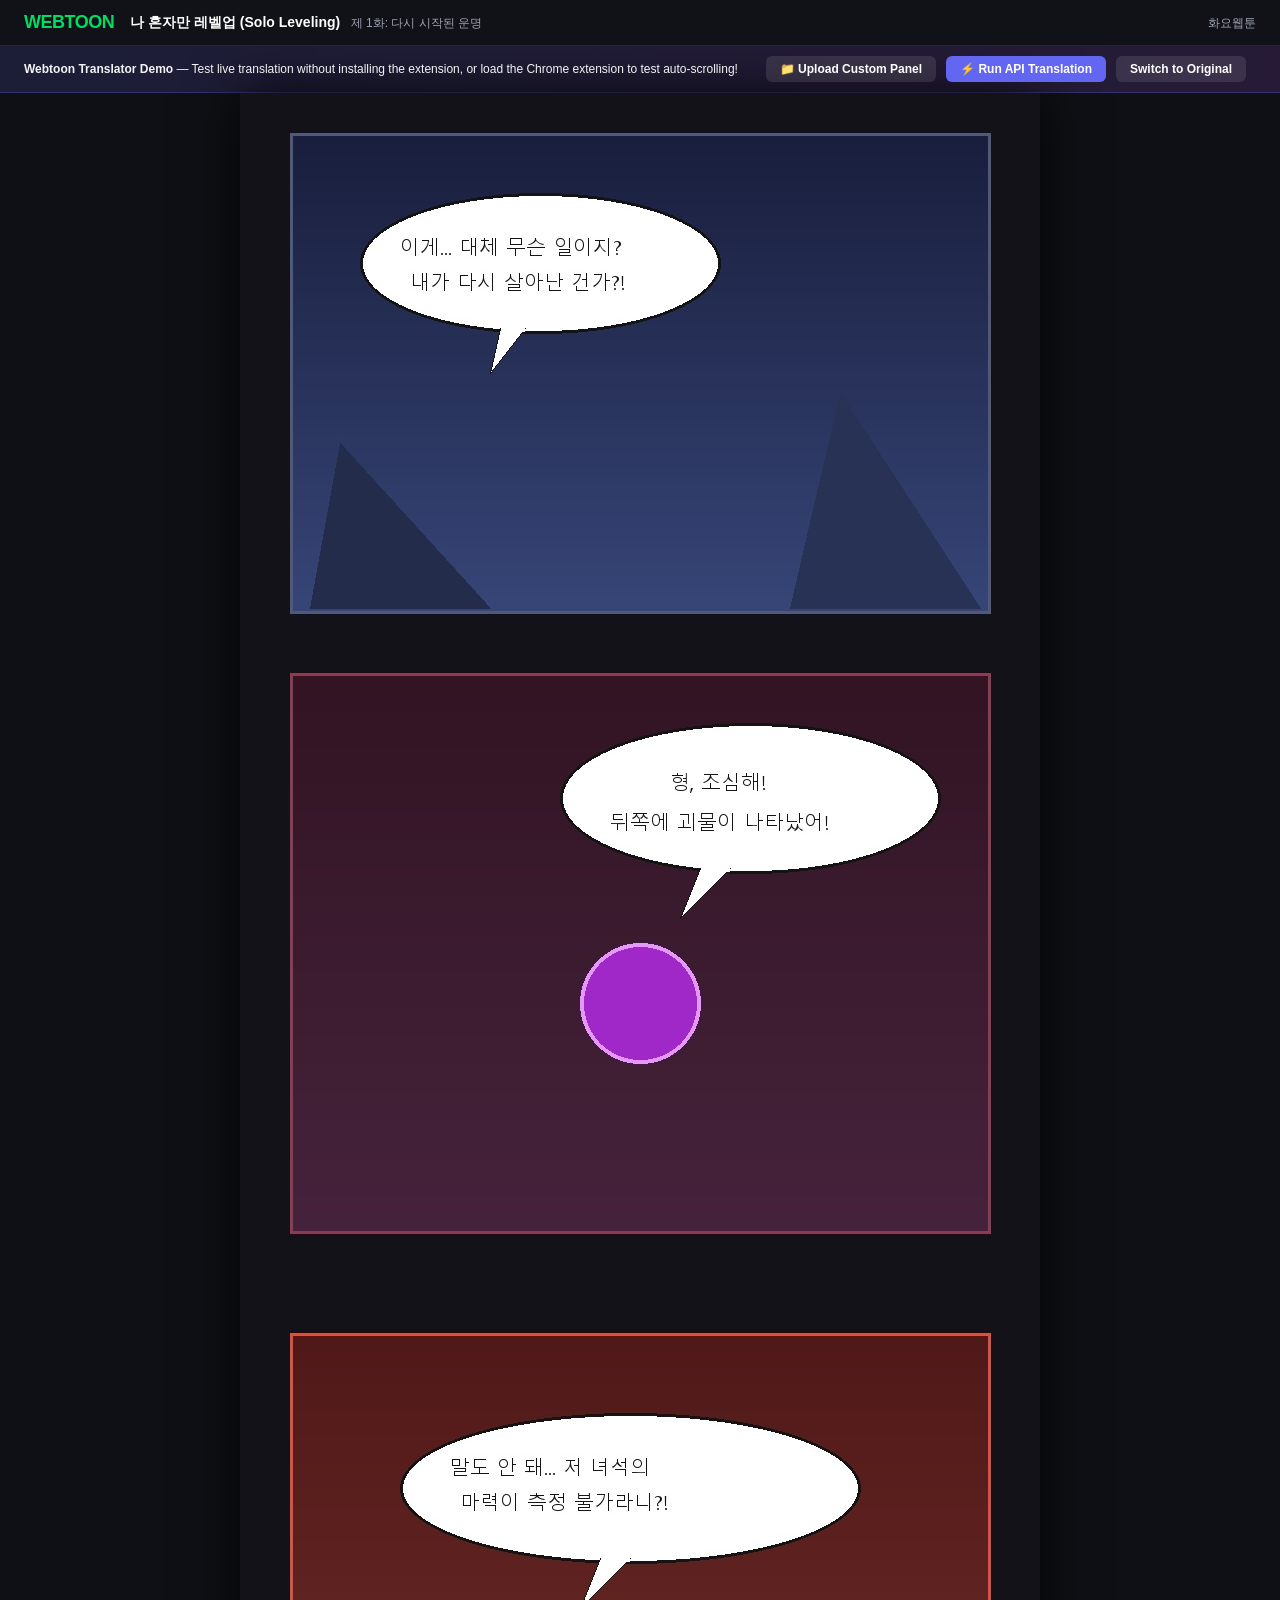
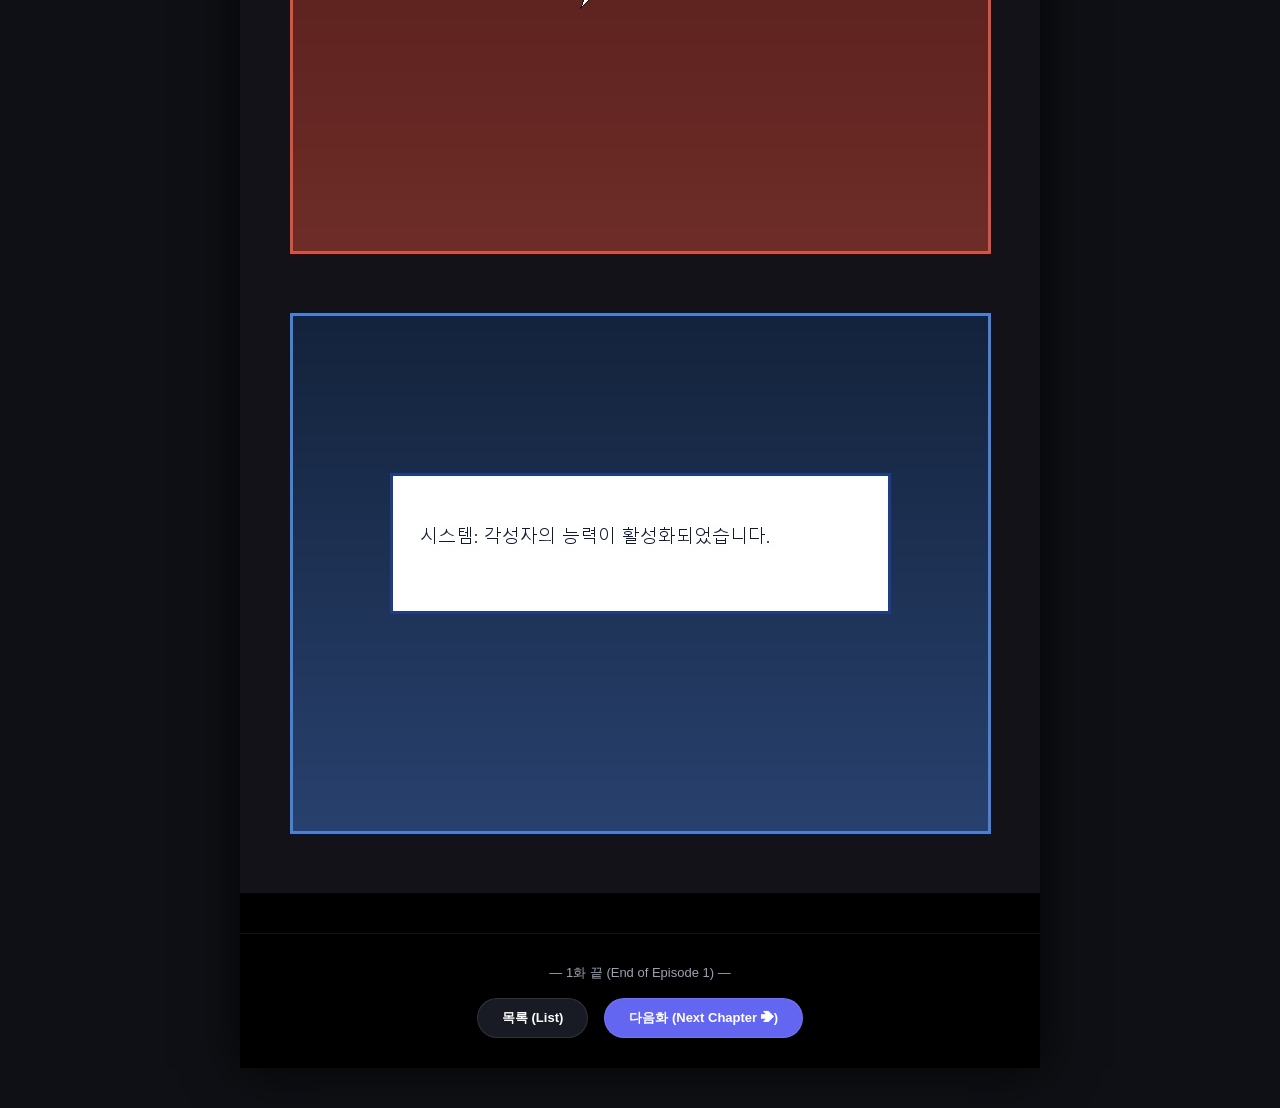
<file: demo/index.html>
<!DOCTYPE html>
<html lang="ko">
<head>
  <meta charset="UTF-8">
  <meta name="viewport" content="width=device-width, initial-scale=1.0">
  <title>네이버 웹툰 - Solo Leveling (나 혼자만 레벨업) 1화</title>
  <style>
    :root {
      --bg-dark: #0f1015;
      --card-dark: #191b24;
      --accent: #6366f1;
      --accent-hover: #4f46e5;
      --text: #f3f4f6;
      --text-muted: #9ca3af;
      --naver-green: #00dc64;
    }

    * {
      margin: 0;
      padding: 0;
      box-sizing: border-box;
    }

    body {
      background-color: var(--bg-dark);
      color: var(--text);
      font-family: -apple-system, BlinkMacSystemFont, "Segoe UI", Roboto, "Malgun Gothic", sans-serif;
      overflow-x: hidden;
    }

    /* Top Navigation mimicking Naver Webtoon */
    .naver-nav {
      position: sticky;
      top: 0;
      z-index: 50;
      background: rgba(18, 19, 26, 0.92);
      backdrop-filter: blur(12px);
      border-bottom: 1px solid rgba(255, 255, 255, 0.08);
      padding: 12px 24px;
      display: flex;
      align-items: center;
      justify-content: space-between;
    }

    .nav-left {
      display: flex;
      align-items: center;
      gap: 16px;
    }

    .brand-naver {
      color: var(--naver-green);
      font-weight: 900;
      font-size: 18px;
      letter-spacing: -0.5px;
    }

    .chapter-title {
      font-size: 14px;
      font-weight: 600;
      color: #ffffff;
    }

    .chapter-sub {
      font-size: 12px;
      color: var(--text-muted);
      margin-left: 6px;
    }

    /* Demo Helper Banner */
    .demo-banner {
      background: linear-gradient(90deg, rgba(99, 102, 241, 0.15), rgba(168, 85, 247, 0.15));
      border-bottom: 1px solid rgba(99, 102, 241, 0.3);
      padding: 10px 24px;
      display: flex;
      align-items: center;
      justify-content: space-between;
      font-size: 12px;
    }

    .demo-banner-actions {
      display: flex;
      align-items: center;
      gap: 10px;
    }

    .demo-btn {
      background: var(--accent);
      color: #ffffff;
      border: none;
      padding: 6px 14px;
      border-radius: 6px;
      font-weight: 600;
      cursor: pointer;
      font-size: 12px;
      transition: background 0.15s ease;
    }

    .demo-btn:hover {
      background: var(--accent-hover);
    }

    .demo-btn.secondary {
      background: rgba(255, 255, 255, 0.1);
    }

    /* Webtoon Reader Container */
    .reader-wrapper {
      max-width: 800px;
      margin: 0 auto;
      background: #000000;
      box-shadow: 0 0 50px rgba(0, 0, 0, 0.8);
      min-height: 100vh;
    }

    /* Matches standard Naver comic view area */
    #comic_view_area, .wt_viewer {
      width: 100%;
      display: flex;
      flex-direction: column;
      align-items: center;
    }

    .comic-panel-container {
      position: relative;
      width: 100%;
      line-height: 0;
    }

    .comic-panel-img {
      width: 100%;
      height: auto;
      display: block;
      transition: opacity 0.3s ease;
    }

    /* Reader Footer */
    .reader-footer {
      max-width: 800px;
      margin: 40px auto;
      text-align: center;
      padding: 30px 20px;
      border-top: 1px solid rgba(255, 255, 255, 0.08);
      color: var(--text-muted);
      font-size: 13px;
    }

    .chapter-nav-btns {
      display: flex;
      justify-content: center;
      gap: 16px;
      margin-top: 16px;
    }

    .nav-pill {
      background: var(--card-dark);
      border: 1px solid rgba(255, 255, 255, 0.1);
      color: #ffffff;
      padding: 10px 24px;
      border-radius: 999px;
      font-weight: 600;
      text-decoration: none;
      font-size: 13px;
    }
  </style>
</head>
<body>
  <!-- Naver Webtoon Navigation Bar -->
  <nav class="naver-nav">
    <div class="nav-left">
      <span class="brand-naver">WEBTOON</span>
      <div>
        <span class="chapter-title">나 혼자만 레벨업 (Solo Leveling)</span>
        <span class="chapter-sub">제 1화: 다시 시작된 운명</span>
      </div>
    </div>
    <div class="nav-right">
      <span style="font-size: 12px; color: #9ca3af;">화요웹툰</span>
    </div>
  </nav>

  <!-- Interactive Test Banner -->
  <aside class="demo-banner">
    <div>
      <strong>Webtoon Translator Demo</strong> — Test live translation without installing the extension, or load the Chrome extension to test auto-scrolling!
    </div>
    <div class="demo-banner-actions">
      <input type="file" id="btn-upload-file" accept="image/*" style="display: none;">
      <button id="btn-demo-upload" class="demo-btn secondary">📁 Upload Custom Panel</button>
      <button id="btn-demo-translate" class="demo-btn">⚡ Run API Translation</button>
      <button id="btn-demo-toggle" class="demo-btn secondary" disabled>Switch to Original</button>
      <span id="demo-status" style="color: #a5b4fc; font-weight: 500;"></span>
    </div>
  </aside>

  <!-- Reader Area: Standard Naver Webtoon DOM Structure -->
  <main class="reader-wrapper">
    <div id="comic_view_area" class="wt_viewer">
      <!-- Panel 1 -->
      <div class="comic-panel-container">
        <img
          id="panel-img-1"
          class="comic-panel-img"
          src="assets/panel_1.jpg"
          alt="Webtoon Panel 1"
          data-panel-index="0"
        >
      </div>

      <!-- Panel 2 -->
      <div class="comic-panel-container">
        <img
          id="panel-img-2"
          class="comic-panel-img"
          src="assets/panel_2.jpg"
          alt="Webtoon Panel 2"
          data-panel-index="1"
        >
      </div>
    </div>

    <!-- Chapter Footer Navigation -->
    <footer class="reader-footer">
      <p>— 1화 끝 (End of Episode 1) —</p>
      <div class="chapter-nav-btns">
        <a href="#" class="nav-pill">목록 (List)</a>
        <a href="#" class="nav-pill" style="background: var(--accent);">다음화 (Next Chapter ➔)</a>
      </div>
    </footer>
  </main>

  <!-- In-page Direct Testing Script (works standalone or with extension) -->
  <script>
    (function() {
      const btnTranslate = document.getElementById("btn-demo-translate");
      const btnToggle = document.getElementById("btn-demo-toggle");
      const statusEl = document.getElementById("demo-status");

      const images = [
        { img: document.getElementById("panel-img-1"), original: "assets/panel_1.jpg", translated: null },
        { img: document.getElementById("panel-img-2"), original: "assets/panel_2.jpg", translated: null }
      ];

      let isTranslated = false;

      // Converts image file to base64
      async function imagePathToBase64(path) {
        const resp = await fetch(path);
        const blob = await resp.blob();
        return new Promise((resolve, reject) => {
          const reader = new FileReader();
          reader.onloadend = () => resolve(reader.result);
          reader.onerror = reject;
          reader.readAsDataURL(blob);
        });
      }

      btnTranslate.addEventListener("click", async () => {
        btnTranslate.disabled = true;
        btnTranslate.textContent = "Translating...";
        statusEl.textContent = "Calling backend on http://127.0.0.1:8000...";

        try {
          for (let i = 0; i < images.length; i++) {
            const item = images[i];
            const b64 = await imagePathToBase64(item.original);

            const apiUrl = window.location.origin.startsWith("http") ? "/api/translate" : "http://127.0.0.1:8000/api/translate";
            const apiResp = await fetch(apiUrl, {
              method: "POST",
              headers: { "Content-Type": "application/json" },
              body: JSON.stringify({
                image_base64: b64,
                panel_index: i,
                chapter_id: "solo_leveling_1",
                target_lang: "en",
                mode: "both"
              })
            });

            if (!apiResp.ok) throw new Error(`Server returned ${apiResp.status}`);
            const data = await apiResp.json();
            item.translated = data.translated_image_base64;
            item.img.src = item.translated;
          }

          isTranslated = true;
          btnToggle.disabled = false;
          btnToggle.textContent = "Show Original Korean";
          btnTranslate.textContent = "✔ Translation Complete";
          statusEl.textContent = "Success! Panels rendered in English.";
        } catch (err) {
          statusEl.textContent = `Error: ${err.message}. Make sure the backend server is running!`;
          btnTranslate.disabled = false;
          btnTranslate.textContent = "⚡ Retry Translation";
        }
      });

      btnToggle.addEventListener("click", () => {
        isTranslated = !isTranslated;
        images.forEach(item => {
          if (item.translated) {
            item.img.src = isTranslated ? item.translated : item.original;
          }
        });
        btnToggle.textContent = isTranslated ? "Show Original Korean" : "Show Translated English";
      });

      // Custom file upload testing
      const btnUpload = document.getElementById("btn-demo-upload");
      const fileInput = document.getElementById("btn-upload-file");

      btnUpload.addEventListener("click", () => fileInput.click());

      fileInput.addEventListener("change", async (e) => {
        const file = e.target.files?.[0];
        if (!file) return;

        statusEl.textContent = `Loading ${file.name}...`;
        const reader = new FileReader();
        reader.onload = async () => {
          const customB64 = reader.result;
          images[0].original = customB64;
          images[0].img.src = customB64;
          images[0].translated = null;

          statusEl.textContent = "Translating custom panel...";
          btnUpload.disabled = true;

          try {
            const apiUrl = window.location.origin.startsWith("http") ? "/api/translate" : "http://127.0.0.1:8000/api/translate";
            const apiResp = await fetch(apiUrl, {
              method: "POST",
              headers: { "Content-Type": "application/json" },
              body: JSON.stringify({
                image_base64: customB64,
                panel_index: 0,
                chapter_id: "custom_upload",
                target_lang: "en",
                mode: "both"
              })
            });

            if (!apiResp.ok) throw new Error(`Server returned ${apiResp.status}`);
            const data = await apiResp.json();
            images[0].translated = data.translated_image_base64;
            images[0].img.src = images[0].translated;

            isTranslated = true;
            btnToggle.disabled = false;
            btnToggle.textContent = "Show Original Korean";
            statusEl.textContent = `✔ Translated custom panel (${data.processing_time_ms}ms, ${data.bubbles.length} bubbles)`;
          } catch (err) {
            statusEl.textContent = `Error: ${err.message}`;
          } finally {
            btnUpload.disabled = false;
          }
        };
        reader.readAsDataURL(file);
      });
    })();
  </script>
</body>
</html>
</file>
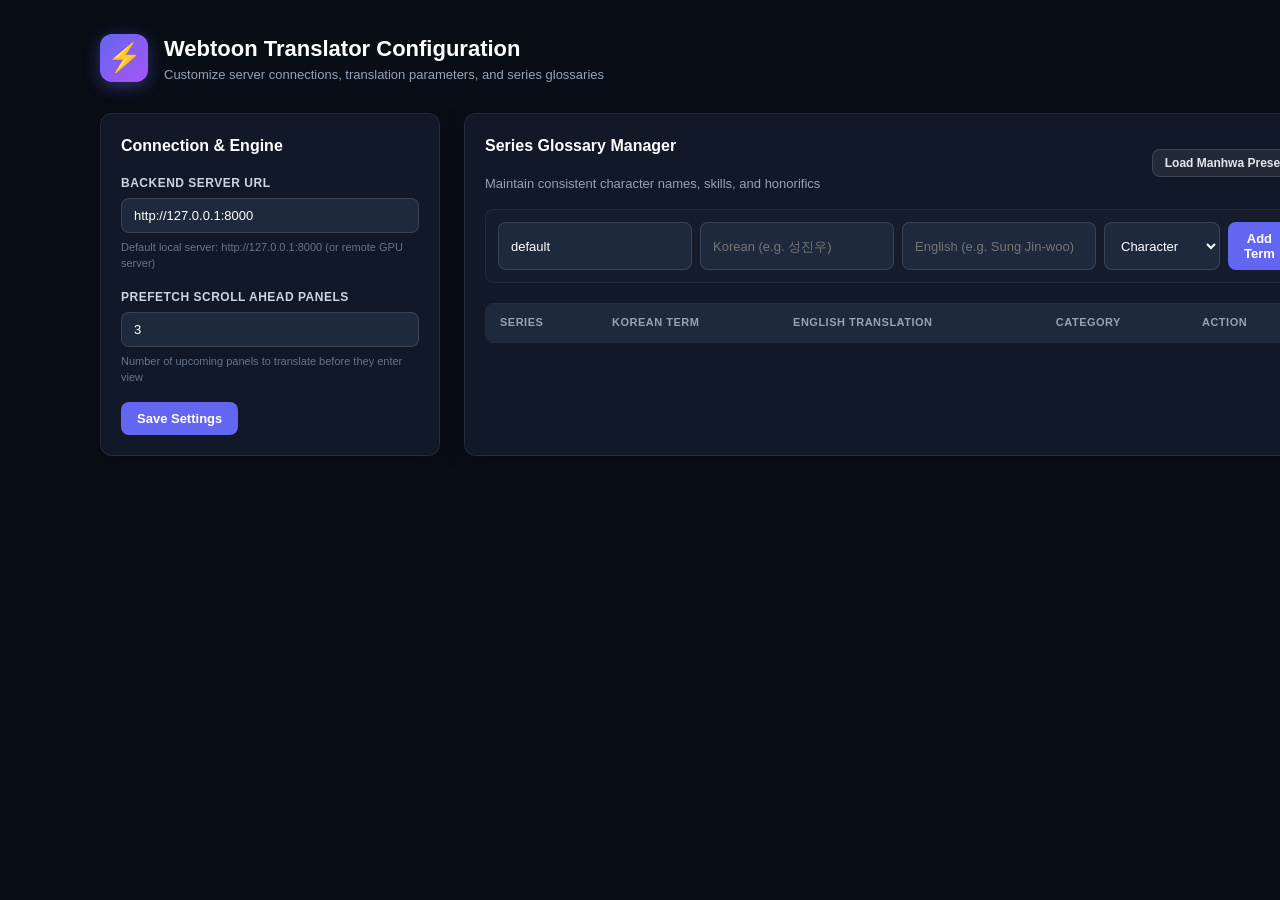
<file: extension/options/options.html>
<!DOCTYPE html>
<html lang="en">
<head>
  <meta charset="UTF-8">
  <meta name="viewport" content="width=device-width, initial-scale=1.0">
  <title>Webtoon Translator - Settings & Glossary Manager</title>
  <link rel="stylesheet" href="options.css">
</head>
<body>
  <div class="options-container">
    <header class="options-header">
      <div class="brand">
        <div class="logo">⚡</div>
        <div>
          <h1>Webtoon Translator Configuration</h1>
          <p class="subtitle">Customize server connections, translation parameters, and series glossaries</p>
        </div>
      </div>
    </header>

    <div class="options-grid">
      <!-- Left Column: Core Server & Reading Settings -->
      <section class="card">
        <h2>Connection & Engine</h2>
        <form id="settings-form">
          <div class="form-group">
            <label for="server-url">Backend Server URL</label>
            <input type="url" id="server-url" value="http://127.0.0.1:8000" class="input-text" required>
            <span class="field-hint">Default local server: http://127.0.0.1:8000 (or remote GPU server)</span>
          </div>

          <div class="form-group">
            <label for="prefetch-ahead">Prefetch Scroll Ahead Panels</label>
            <input type="number" id="prefetch-ahead" min="1" max="10" value="3" class="input-text">
            <span class="field-hint">Number of upcoming panels to translate before they enter view</span>
          </div>

          <div class="form-actions">
            <button type="submit" class="btn btn-primary">Save Settings</button>
            <span id="save-status" class="status-msg"></span>
          </div>
        </form>
      </section>

      <!-- Right Column: Series Glossary Manager -->
      <section class="card card-wide">
        <div class="glossary-header">
          <div>
            <h2>Series Glossary Manager</h2>
            <p class="subtitle">Maintain consistent character names, skills, and honorifics</p>
          </div>
          <button id="btn-seed-presets" class="btn btn-secondary btn-sm">Load Manhwa Presets</button>
        </div>

        <!-- Add Term Form -->
        <form id="add-term-form" class="add-term-grid">
          <input type="text" id="term-series" placeholder="Series ID (e.g. default)" value="default" class="input-text" required>
          <input type="text" id="term-korean" placeholder="Korean (e.g. 성진우)" class="input-text" required>
          <input type="text" id="term-english" placeholder="English (e.g. Sung Jin-woo)" class="input-text" required>
          <select id="term-category" class="input-text">
            <option value="character">Character</option>
            <option value="honorific">Honorific</option>
            <option value="skill">Skill / Magic</option>
            <option value="location">Location</option>
          </select>
          <button type="submit" class="btn btn-primary">Add Term</button>
        </form>

        <!-- Terms Table -->
        <div class="table-container">
          <table class="glossary-table">
            <thead>
              <tr>
                <th>Series</th>
                <th>Korean Term</th>
                <th>English Translation</th>
                <th>Category</th>
                <th>Action</th>
              </tr>
            </thead>
            <tbody id="glossary-tbody">
              <!-- Dynamically populated -->
            </tbody>
          </table>
        </div>
      </section>
    </div>
  </div>

  <script src="options.js"></script>
</body>
</html>
</file>
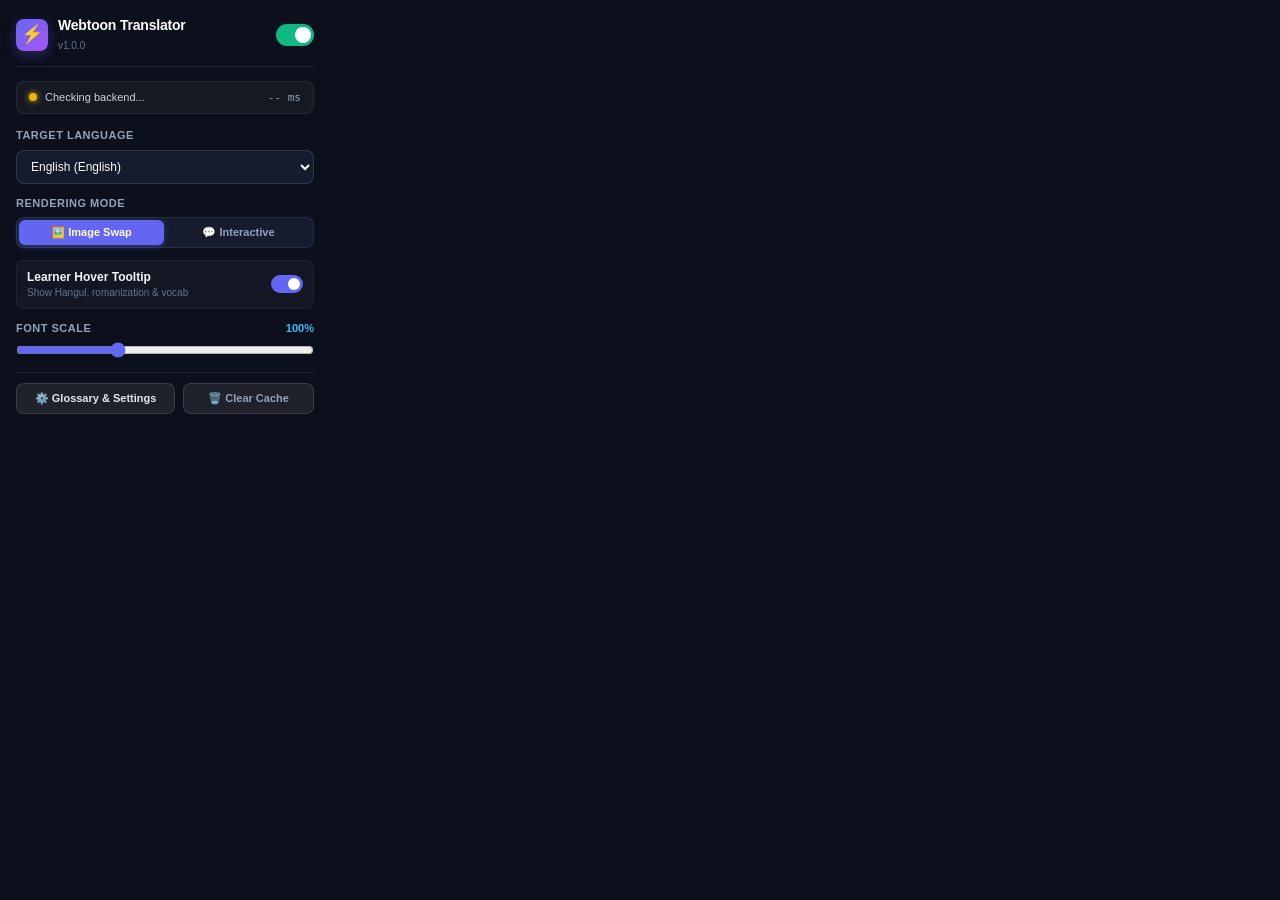
<file: extension/popup/popup.html>
<!DOCTYPE html>
<html lang="en">
<head>
  <meta charset="UTF-8">
  <meta name="viewport" content="width=device-width, initial-scale=1.0">
  <title>Webtoon Translator</title>
  <link rel="stylesheet" href="popup.css">
</head>
<body>
  <div class="popup-container">
    <!-- Header -->
    <header class="popup-header">
      <div class="brand">
        <div class="brand-icon">⚡</div>
        <div class="brand-text">
          <h1>Webtoon Translator</h1>
          <span class="version-tag">v1.0.0</span>
        </div>
      </div>
      <label class="switch" title="Toggle translation on/off">
        <input type="checkbox" id="toggle-enabled" checked>
        <span class="slider"></span>
      </label>
    </header>

    <!-- Server Connection Badge -->
    <div class="status-card" id="status-card">
      <div class="status-indicator">
        <span class="dot" id="status-dot"></span>
        <span class="status-text" id="status-text">Checking backend...</span>
      </div>
      <span class="latency" id="status-latency">-- ms</span>
    </div>

    <!-- Main Settings Form -->
    <main class="settings-form">
      <!-- Target Language -->
      <div class="form-group">
        <label for="target-lang">Target Language</label>
        <select id="target-lang" class="custom-select">
          <option value="en">English (English)</option>
          <option value="es">Spanish (Español)</option>
          <option value="fr">French (Français)</option>
          <option value="de">German (Deutsch)</option>
          <option value="ja">Japanese (日本語)</option>
          <option value="zh">Chinese (中文)</option>
        </select>
      </div>

      <!-- Render Mode -->
      <div class="form-group">
        <label>Rendering Mode</label>
        <div class="segmented-control">
          <button type="button" class="segment-btn active" data-mode="swap">
            <span>🖼️ Image Swap</span>
          </button>
          <button type="button" class="segment-btn" data-mode="overlay">
            <span>💬 Interactive</span>
          </button>
        </div>
      </div>

      <!-- Language Learner Mode -->
      <div class="toggle-row">
        <div class="toggle-meta">
          <span class="toggle-title">Learner Hover Tooltip</span>
          <span class="toggle-desc">Show Hangul, romanization & vocab</span>
        </div>
        <label class="switch-sm">
          <input type="checkbox" id="toggle-hover-vocab" checked>
          <span class="slider-sm"></span>
        </label>
      </div>

      <!-- Font Scale Slider -->
      <div class="form-group">
        <div class="slider-header">
          <label for="font-scale">Font Scale</label>
          <span id="font-scale-value">100%</span>
        </div>
        <input type="range" id="font-scale" min="80" max="140" step="5" value="100" class="range-slider">
      </div>
    </main>

    <!-- Footer Quick Actions -->
    <footer class="popup-footer">
      <button id="btn-open-options" class="footer-btn">
        <span>⚙️ Glossary & Settings</span>
      </button>
      <button id="btn-clear-cache" class="footer-btn secondary">
        <span>🗑️ Clear Cache</span>
      </button>
    </footer>
  </div>

  <script src="popup.js"></script>
</body>
</html>
</file>
<file: extension/options/options.css>
/* Webtoon Translator - Options Styles */

* {
  margin: 0;
  padding: 0;
  box-sizing: border-box;
}

body {
  background-color: #090d16;
  color: #f1f5f9;
  font-family: -apple-system, BlinkMacSystemFont, "Segoe UI", Roboto, "Helvetica Neue", sans-serif;
  font-size: 14px;
  line-height: 1.5;
  padding: 32px 20px;
}

.options-container {
  max-width: 1080px;
  margin: 0 auto;
}

.options-header {
  margin-bottom: 28px;
}

.brand {
  display: flex;
  align-items: center;
  gap: 16px;
}

.logo {
  font-size: 28px;
  background: linear-gradient(135deg, #6366f1, #a855f7);
  width: 48px;
  height: 48px;
  display: flex;
  align-items: center;
  justify-content: center;
  border-radius: 12px;
  box-shadow: 0 4px 16px rgba(99, 102, 241, 0.4);
}

h1 {
  font-size: 22px;
  font-weight: 700;
  color: #ffffff;
}

.subtitle {
  color: #94a3b8;
  font-size: 13px;
}

.options-grid {
  display: grid;
  grid-template-columns: 340px 1fr;
  gap: 24px;
}

.card {
  background: #111827;
  border: 1px solid rgba(255, 255, 255, 0.08);
  border-radius: 12px;
  padding: 20px;
  box-shadow: 0 4px 20px rgba(0, 0, 0, 0.3);
}

.card h2 {
  font-size: 16px;
  font-weight: 600;
  color: #ffffff;
  margin-bottom: 16px;
}

.form-group {
  margin-bottom: 16px;
  display: flex;
  flex-direction: column;
  gap: 6px;
}

label {
  font-size: 12px;
  font-weight: 600;
  color: #cbd5e1;
  text-transform: uppercase;
  letter-spacing: 0.5px;
}

.field-hint {
  font-size: 11px;
  color: #64748b;
}

.input-text {
  background: #1e293b;
  border: 1px solid rgba(255, 255, 255, 0.12);
  color: #ffffff;
  padding: 9px 12px;
  border-radius: 8px;
  font-size: 13px;
  outline: none;
  transition: border-color 0.15s ease;
}

.input-text:focus {
  border-color: #6366f1;
}

.btn {
  display: inline-flex;
  align-items: center;
  justify-content: center;
  background: #6366f1;
  color: #ffffff;
  border: none;
  padding: 9px 16px;
  border-radius: 8px;
  font-size: 13px;
  font-weight: 600;
  cursor: pointer;
  transition: all 0.15s ease;
}

.btn:hover {
  background: #4f46e5;
}

.btn-secondary {
  background: rgba(255, 255, 255, 0.08);
  border: 1px solid rgba(255, 255, 255, 0.12);
  color: #e2e8f0;
}

.btn-secondary:hover {
  background: rgba(255, 255, 255, 0.14);
}

.btn-sm {
  padding: 6px 12px;
  font-size: 12px;
}

.status-msg {
  font-size: 12px;
  color: #10b981;
  margin-left: 10px;
}

/* Glossary Section */
.glossary-header {
  display: flex;
  align-items: center;
  justify-content: space-between;
  margin-bottom: 16px;
}

.add-term-grid {
  display: grid;
  grid-template-columns: 1.2fr 1.5fr 1.5fr 1.2fr auto;
  gap: 8px;
  margin-bottom: 20px;
  background: rgba(255, 255, 255, 0.02);
  padding: 12px;
  border-radius: 8px;
  border: 1px solid rgba(255, 255, 255, 0.05);
}

.table-container {
  overflow-x: auto;
  border: 1px solid rgba(255, 255, 255, 0.08);
  border-radius: 8px;
}

.glossary-table {
  width: 100%;
  border-collapse: collapse;
  text-align: left;
}

.glossary-table th {
  background: #1e293b;
  color: #94a3b8;
  font-size: 11px;
  font-weight: 600;
  text-transform: uppercase;
  letter-spacing: 0.5px;
  padding: 10px 14px;
  border-bottom: 1px solid rgba(255, 255, 255, 0.08);
}

.glossary-table td {
  padding: 10px 14px;
  border-bottom: 1px solid rgba(255, 255, 255, 0.04);
  font-size: 13px;
}

.glossary-table tr:hover td {
  background: rgba(255, 255, 255, 0.02);
}

.category-tag {
  display: inline-block;
  padding: 2px 8px;
  border-radius: 4px;
  font-size: 11px;
  font-weight: 500;
  background: rgba(99, 102, 241, 0.15);
  color: #a5b4fc;
}

.btn-delete {
  background: transparent;
  border: none;
  color: #ef4444;
  cursor: pointer;
  font-size: 12px;
  font-weight: 600;
  padding: 4px 8px;
  border-radius: 4px;
}

.btn-delete:hover {
  background: rgba(239, 68, 68, 0.1);
}
</file>
<file: extension/popup/popup.css>
/* Webtoon Translator - Popup Styles */

* {
  margin: 0;
  padding: 0;
  box-sizing: border-box;
}

body {
  width: 330px;
  background-color: #0c101c;
  color: #f1f5f9;
  font-family: -apple-system, BlinkMacSystemFont, "Segoe UI", Roboto, "Helvetica Neue", sans-serif;
  font-size: 13px;
  line-height: 1.4;
  user-select: none;
}

.popup-container {
  padding: 16px;
  display: flex;
  flex-direction: column;
  gap: 14px;
}

/* Header */
.popup-header {
  display: flex;
  align-items: center;
  justify-content: space-between;
  padding-bottom: 12px;
  border-bottom: 1px solid rgba(255, 255, 255, 0.08);
}

.brand {
  display: flex;
  align-items: center;
  gap: 10px;
}

.brand-icon {
  font-size: 18px;
  background: linear-gradient(135deg, #6366f1, #a855f7);
  width: 32px;
  height: 32px;
  display: flex;
  align-items: center;
  justify-content: center;
  border-radius: 8px;
  box-shadow: 0 4px 12px rgba(99, 102, 241, 0.3);
}

.brand-text h1 {
  font-size: 14px;
  font-weight: 700;
  letter-spacing: -0.2px;
  color: #ffffff;
}

.version-tag {
  font-size: 10px;
  color: #64748b;
  font-weight: 500;
}

/* Status Card */
.status-card {
  display: flex;
  align-items: center;
  justify-content: space-between;
  background: rgba(255, 255, 255, 0.04);
  border: 1px solid rgba(255, 255, 255, 0.08);
  border-radius: 8px;
  padding: 8px 12px;
  transition: all 0.2s ease;
}

.status-indicator {
  display: flex;
  align-items: center;
  gap: 8px;
}

.dot {
  width: 8px;
  height: 8px;
  border-radius: 50%;
  background-color: #eab308; /* Yellow = connecting */
  box-shadow: 0 0 6px #eab308;
  transition: background-color 0.3s ease;
}

.dot.connected {
  background-color: #10b981;
  box-shadow: 0 0 8px #10b981;
}

.dot.error {
  background-color: #ef4444;
  box-shadow: 0 0 8px #ef4444;
}

.status-text {
  font-size: 11px;
  font-weight: 500;
  color: #cbd5e1;
}

.latency {
  font-size: 11px;
  font-family: monospace;
  color: #94a3b8;
}

/* Forms */
.settings-form {
  display: flex;
  flex-direction: column;
  gap: 12px;
}

.form-group {
  display: flex;
  flex-direction: column;
  gap: 6px;
}

.form-group label {
  font-size: 11px;
  font-weight: 600;
  text-transform: uppercase;
  letter-spacing: 0.5px;
  color: #94a3b8;
}

.custom-select {
  background: #151c2e;
  border: 1px solid rgba(255, 255, 255, 0.12);
  color: #f8fafc;
  border-radius: 8px;
  padding: 8px 10px;
  font-size: 12px;
  font-weight: 500;
  outline: none;
  cursor: pointer;
  transition: border-color 0.15s ease;
}

.custom-select:hover,
.custom-select:focus {
  border-color: #6366f1;
}

/* Segmented Control */
.segmented-control {
  display: flex;
  background: #151c2e;
  border: 1px solid rgba(255, 255, 255, 0.08);
  border-radius: 8px;
  padding: 2px;
  gap: 2px;
}

.segment-btn {
  flex: 1;
  background: transparent;
  border: none;
  color: #94a3b8;
  font-size: 11px;
  font-weight: 600;
  padding: 6px 8px;
  border-radius: 6px;
  cursor: pointer;
  transition: all 0.15s ease;
}

.segment-btn.active {
  background: #6366f1;
  color: #ffffff;
  box-shadow: 0 2px 6px rgba(99, 102, 241, 0.4);
}

/* Toggle Row */
.toggle-row {
  display: flex;
  align-items: center;
  justify-content: space-between;
  background: rgba(255, 255, 255, 0.03);
  border: 1px solid rgba(255, 255, 255, 0.06);
  border-radius: 8px;
  padding: 8px 10px;
}

.toggle-meta {
  display: flex;
  flex-direction: column;
}

.toggle-title {
  font-size: 12px;
  font-weight: 600;
  color: #f1f5f9;
}

.toggle-desc {
  font-size: 10px;
  color: #64748b;
}

/* Range Slider */
.slider-header {
  display: flex;
  justify-content: space-between;
  align-items: center;
}

.slider-header span {
  font-size: 11px;
  color: #38bdf8;
  font-weight: 600;
}

.range-slider {
  width: 100%;
  accent-color: #6366f1;
  cursor: pointer;
}

/* Toggle Switch */
.switch {
  position: relative;
  display: inline-block;
  width: 38px;
  height: 22px;
}

.switch input {
  opacity: 0;
  width: 0;
  height: 0;
}

.slider {
  position: absolute;
  cursor: pointer;
  top: 0;
  left: 0;
  right: 0;
  bottom: 0;
  background-color: #334155;
  transition: 0.25s;
  border-radius: 24px;
}

.slider:before {
  position: absolute;
  content: "";
  height: 16px;
  width: 16px;
  left: 3px;
  bottom: 3px;
  background-color: white;
  transition: 0.25s;
  border-radius: 50%;
}

input:checked + .slider {
  background-color: #10b981;
}

input:checked + .slider:before {
  transform: translateX(16px);
}

.switch-sm {
  position: relative;
  display: inline-block;
  width: 32px;
  height: 18px;
}

.switch-sm input {
  opacity: 0;
  width: 0;
  height: 0;
}

.slider-sm {
  position: absolute;
  cursor: pointer;
  top: 0;
  left: 0;
  right: 0;
  bottom: 0;
  background-color: #334155;
  transition: 0.25s;
  border-radius: 20px;
}

.slider-sm:before {
  position: absolute;
  content: "";
  height: 12px;
  width: 12px;
  left: 3px;
  bottom: 3px;
  background-color: white;
  transition: 0.25s;
  border-radius: 50%;
}

input:checked + .slider-sm {
  background-color: #6366f1;
}

input:checked + .slider-sm:before {
  transform: translateX(14px);
}

/* Footer */
.popup-footer {
  display: flex;
  gap: 8px;
  padding-top: 10px;
  border-top: 1px solid rgba(255, 255, 255, 0.08);
}

.footer-btn {
  flex: 1;
  background: rgba(255, 255, 255, 0.08);
  border: 1px solid rgba(255, 255, 255, 0.12);
  color: #e2e8f0;
  padding: 8px;
  border-radius: 8px;
  font-size: 11px;
  font-weight: 600;
  cursor: pointer;
  transition: all 0.15s ease;
}

.footer-btn:hover {
  background: #1e293b;
  border-color: #6366f1;
  color: #ffffff;
}

.footer-btn.secondary {
  flex: 0.8;
  color: #94a3b8;
}

.footer-btn.secondary:hover {
  border-color: #ef4444;
  color: #fca5a5;
}
</file>
